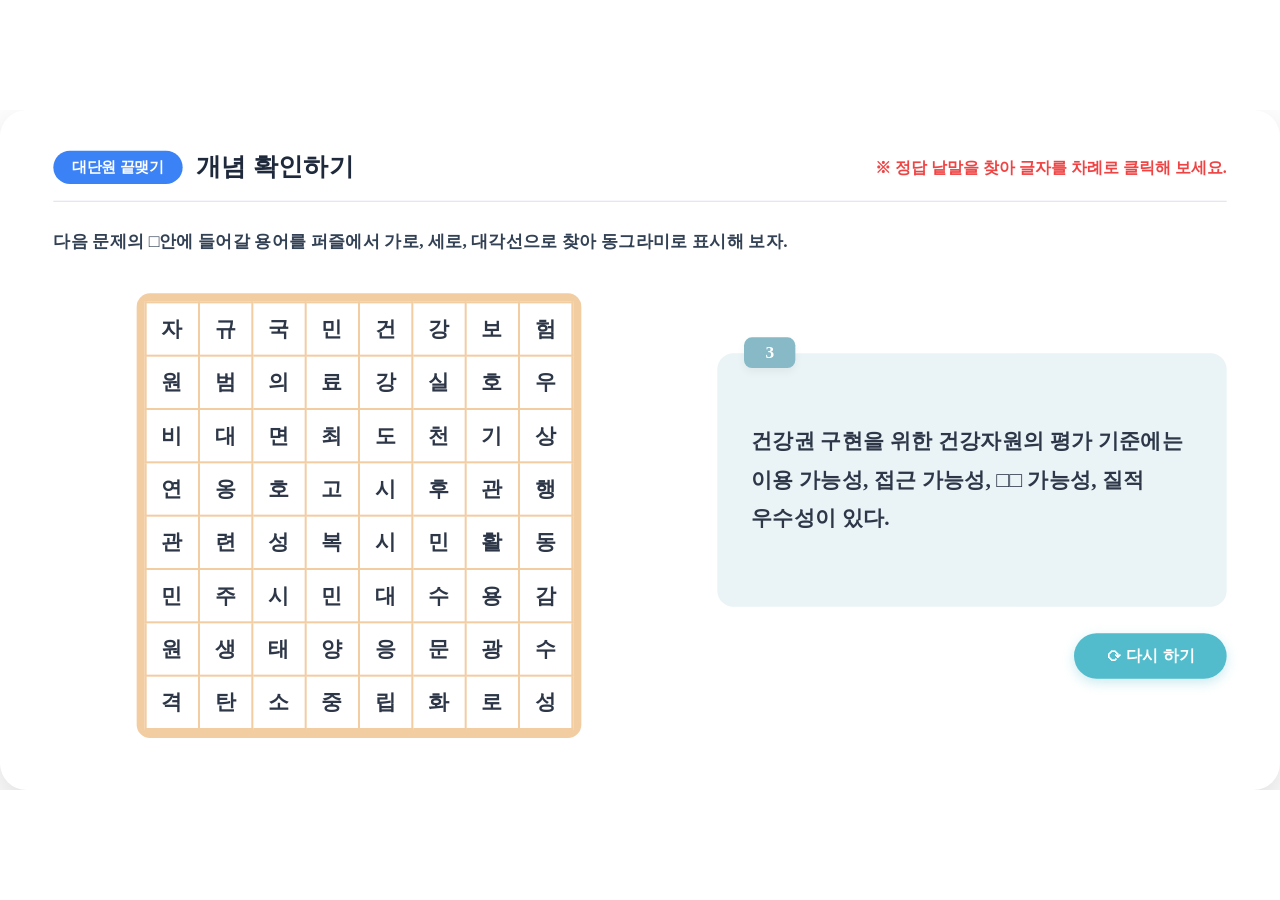
<file: 260518/index.html>
<!doctype html>
<html lang="ko">
    <head>
        <meta charset="UTF-8" />
        <title>숨은 단어 찾기 게임 - 좌표 완벽 수정 버전</title>
        <script src="https://code.jquery.com/jquery-3.6.0.min.js"></script>
        <link rel="stylesheet" href="index.css" />
    </head>
    <body>
        <div id="container"></div>
        <div id="wrap">
            <div class="main-wrapper" id="wordGame">
                <div class="game-header">
                    <div class="header-title-box">
                        <span class="badge-blue">대단원 끝맺기</span>
                        <h1 class="main-title">개념 확인하기</h1>
                    </div>
                    <div class="instruction-text">※ 정답 낱말을 찾아 글자를 차례로 클릭해 보세요.</div>
                </div>

                <div class="guide-intro">
                    다음 문제의 □안에 들어갈 용어를 퍼즐에서 가로, 세로, 대각선으로 찾아 동그라미로 표시해
                    보자.
                </div>

                <div class="game-content">
                    <div class="left-panel">
                        <div class="grid-wrapper">
                            <div class="table-relative-box">
                                <table class="word-table">
                                    <tbody class="js-grid-body"></tbody>
                                </table>
                                <svg class="svg-overlay js-svg-overlay">
                                    <g class="js-hint-group"></g>
                                    <g class="js-found-group"></g>
                                </svg>
                            </div>
                        </div>
                    </div>

                    <div class="right-panel">
                        <div class="question-box">
                            <div class="question-number js-q-num">0</div>
                            <div class="question-text js-q-text">문제를 불러오는 중입니다...</div>
                        </div>
                        <div class="control-box">
                            <button class="reset-btn js-reset-btn">⟳ 다시 하기</button>
                        </div>
                    </div>
                </div>
            </div>
        </div>
        <script src="index.js"></script>
        <script src="popscale.js"></script>
    </body>
</html>
</file>
<file: 260518/index.css>
* {
    box-sizing: border-box;
    margin: 0;
    padding: 0;
}

/* 화면 스크롤이 생기지 않도록 차단하고 검은색/어두운 배경으로 여백 처리 */
/* body {
    font-family: 'Malgun Gothic', 'Apple SD Gothic Neo', sans-serif;
    background-color: #1e293b;
    display: flex;
    justify-content: center;
    align-items: center;
    height: 100vh;
    width: 100vw;
    overflow: hidden;
    position: relative;
} */

/* ---------------------------------------
 * screen
 * --------------------------------------- */
html {
    width: 100%;
    height: 100%;
    /* overflow: hidden; */
    overflow: auto;
}

body {
    width: 100%;
    height: 100%;
    margin: 0;
    padding: 0;
    position: relative;
    /* background: rgba(0, 0, 0, 0); */
    overflow: hidden !important;
    background: #fff;
}

button {
    border: 0;
}

/* container */
#container {
    width: 100%;
    height: 100%;
    overflow: hidden;
    background-position: center;
    position: relative;
    background-size: 100%;
    visibility: hidden;
    background: none;
    /* background: url('../images/bg2.png') no-repeat; */
}

#container.intro {
    /* background: url('../images/bg1.png') no-repeat; */
    background-position: center;
}

/* wrap */
#wrap {
    width: 1920px;
    height: 1020px;
    position: absolute;
    background-position: center;
    /* visibility: hidden; */
    top: 0;
    margin: 0;
    padding: 0;
    box-sizing: border-box;
    /* background-color: rgba(0, 0, 0, 1) !important; */
    /* overflow: visible; */
    overflow: hidden;
}

#wrap.intro {
    /* background: url('../images/bg1.png') no-repeat; */
    background-position: center;
}

#wrap [overflow-type='visible'] {
    /* overflow: visible !important; */
}

/******************************************************************************/

/* [핵심 변경] 1920x1020 고정 크기 컨테이너 */
.main-wrapper {
    width: 1920px;
    height: 1020px;
    background: #ffffff;
    border-radius: 40px;
    box-shadow: 0 24px 64px rgba(0, 0, 0, 0.15);
    padding: 60px 80px;
    display: flex;
    flex-direction: column;
    gap: 40px;

    /* transform scale 기준점을 정중앙으로 설정 */
    transform-origin: center center;
    flex-shrink: 0;
}

/* 상단 타이틀 영역 스타일 */
.game-header {
    display: flex;
    justify-content: space-between;
    align-items: center;
    border-bottom: 2px solid #e2e8f0;
    padding-bottom: 25px;
}
.header-title-box {
    display: flex;
    align-items: center;
    gap: 20px;
}
.badge-blue {
    background-color: #3b82f6;
    color: #ffffff;
    font-weight: bold;
    font-size: 22px;
    padding: 10px 28px;
    border-radius: 30px;
}
.main-title {
    font-size: 38px;
    font-weight: 800;
    color: #1e293b;
}
.instruction-text {
    font-size: 24px;
    color: #ef4444;
    font-weight: 600;
}

/* 가이드 지문 영역 */
.guide-intro {
    font-size: 26px;
    color: #334155;
    font-weight: bold;
    line-height: 1.5;
}

/* 콘텐츠 배치 영역 (좌/우) */
.game-content {
    display: flex;
    gap: 80px;
    align-items: center;
    flex: 1;
}

/* 좌측 영역: 단어 판 */
.left-panel {
    flex: 1.2;
    display: flex;
    justify-content: center;
    align-items: center;
}

/* 주황색 테두리 역할만 수행하는 배경 박스 */
.grid-wrapper {
    background-color: #f3cda2;
    padding: 12px;
    border-radius: 20px;
    display: inline-block;
}

/* 테이블과 SVG를 1:1 크기로 묶어주는 기준점 박스 */
.table-relative-box {
    position: relative;
    display: block;
}

/* 단어 판 테이블 스타일 - 1920 해상도에 맞춰 크기 확대 */
.word-table {
    border-collapse: collapse;
    user-select: none;
    background-color: #ffffff;
}
.word-table td {
    width: 80px;
    height: 80px;
    border: 3px solid #f3cda2;
    text-align: center;
    font-size: 32px;
    font-weight: bold;
    color: #2d3748;
    cursor: pointer;
    transition: background-color 0.2s;
}
/* 글자가 선택되어 켜졌을 때 스타일 */
.word-table td.is-lit {
    background-color: #fff1f2;
    color: #f43f5e;
}

/* 테이블 박스 크기와 정확히 일치하게 오버레이됨 */
.svg-overlay {
    position: absolute;
    top: 0;
    left: 0;
    width: 100%;
    height: 100%;
    pointer-events: none;
    z-index: 10;
    overflow: visible;
}

/* 우측 영역: 문제 및 제어 */
.right-panel {
    flex: 1;
    display: flex;
    flex-direction: column;
    gap: 40px;
    height: 100%;
    justify-content: center;
}

/* 우측 중앙: 교재 스타일의 파스텔 블루 문제 상자 */
.question-box {
    background-color: #eaf4f7;
    border-radius: 24px;
    padding: 50px;
    position: relative;
    min-height: 380px;
    display: flex;
    flex-direction: column;
    justify-content: center;
}
/* 문제 번호 배지 */
.question-number {
    position: absolute;
    top: -24px;
    left: 40px;
    background-color: #87b9c7;
    color: #ffffff;
    font-size: 26px;
    font-weight: bold;
    padding: 8px 32px;
    border-radius: 12px;
    box-shadow: 0 6px 12px rgba(0, 0, 0, 0.05);
}
.question-text {
    font-size: 32px;
    color: #2d3748;
    font-weight: bold;
    line-height: 1.8;
    word-break: keep-all;
}

/* 우측 하단: 제어 상자 */
.control-box {
    display: flex;
    justify-content: flex-end;
}
/* 다시하기 하늘색 알약 버튼 */
.reset-btn {
    padding: 18px 48px;
    font-size: 24px;
    font-weight: bold;
    color: #ffffff;
    background-color: #52bccc;
    border: none;
    border-radius: 50px;
    cursor: pointer;
    box-shadow: 0 6px 18px rgba(82, 188, 204, 0.3);
    transition: all 0.2s;
    display: flex;
    align-items: center;
    gap: 10px;
}
.reset-btn:hover {
    background-color: #43aab9;
    transform: translateY(-2px);
}
</file>
